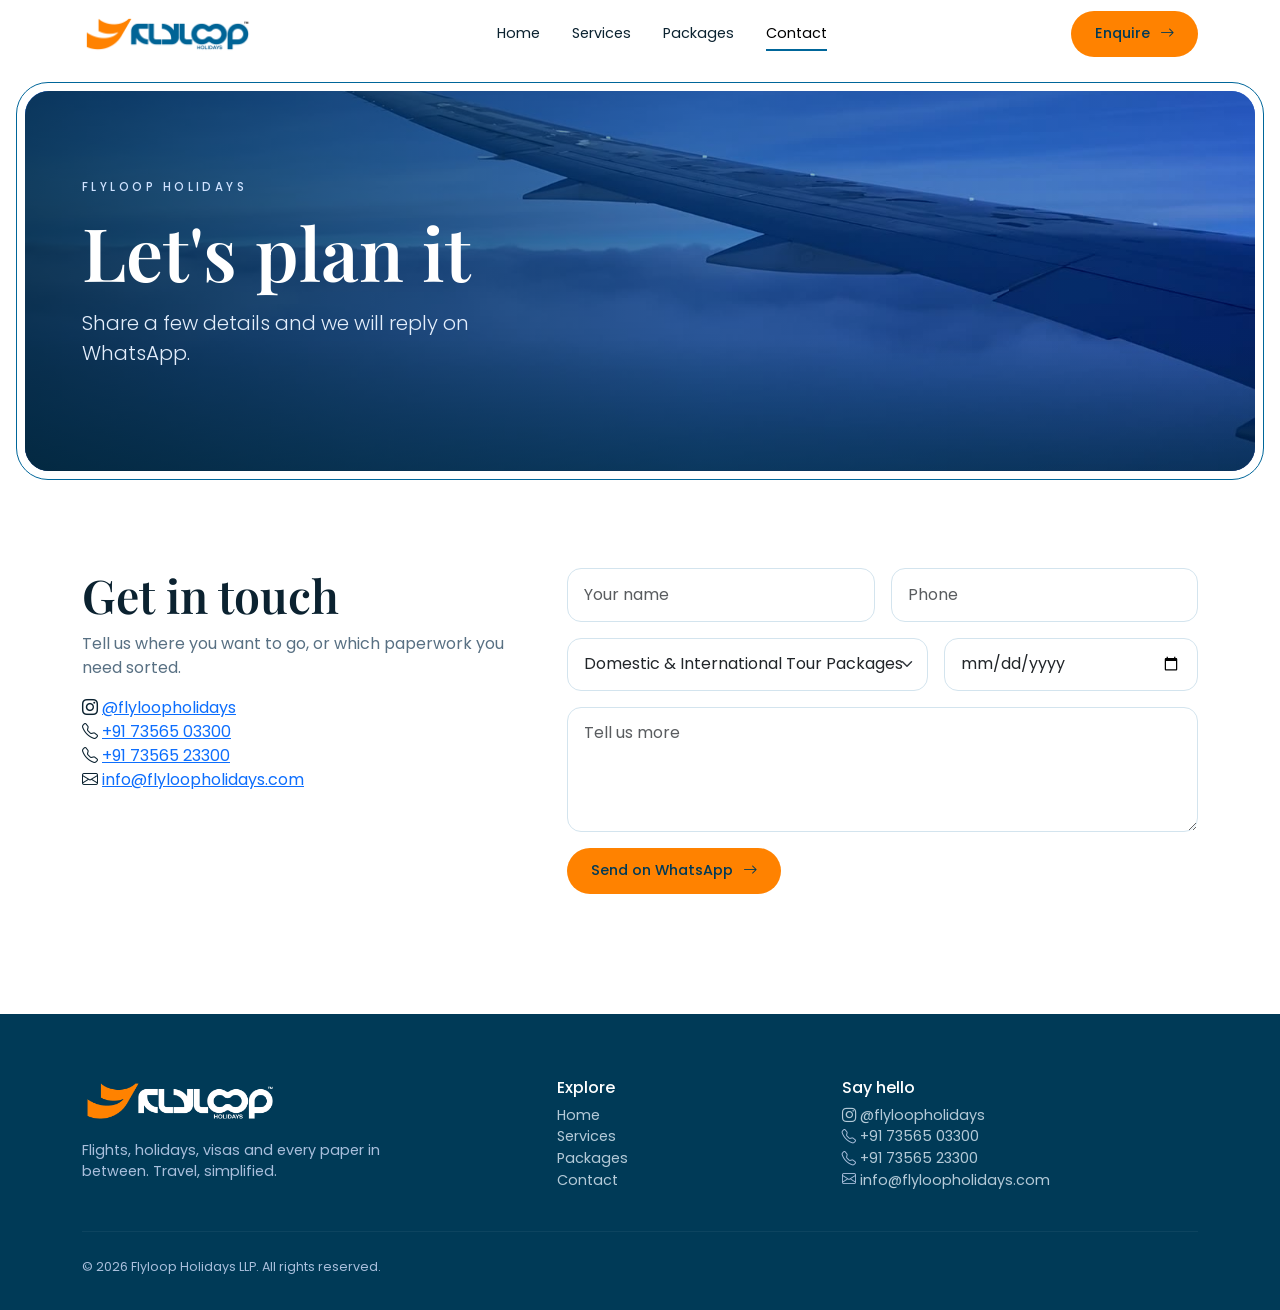
<file: contact.html>
<!DOCTYPE html>
<html lang="en">

<head>
    <meta charset="utf-8">
    <meta name="viewport" content="width=device-width,initial-scale=1">
    <title>Let's plan it | Flyloop Holidays</title>
    <meta name="description"
        content="Flyloop Holidays: tour packages, flights, visas, cruises, passport and attestation services.">
    <link rel="icon" href="images/favicon.png">
    <link href="https://cdn.jsdelivr.net/npm/bootstrap@5.3.3/dist/css/bootstrap.min.css" rel="stylesheet">
    <link href="https://cdn.jsdelivr.net/npm/bootstrap-icons@1.11.3/font/bootstrap-icons.min.css" rel="stylesheet">
    <link
        href="https://fonts.googleapis.com/css2?family=Playfair+Display:ital,wght@0,500;0,600;1,500&family=Poppins:wght@300;400;500;600&display=swap"
        rel="stylesheet">
    <link href="css/style.css" rel="stylesheet">
</head>

<body>
    <nav class="fl-nav navbar navbar-expand-lg">
        <div class="container"><a class="brand" href="index.html"><img src="images/logo.png" alt="Flyloop Holidays"></a>
            <button class="navbar-toggler" data-bs-toggle="collapse" data-bs-target="#m"><span
                    class="navbar-toggler-icon"></span></button>
            <div class="collapse navbar-collapse" id="m">
                <ul class="navbar-nav mx-auto">
                    <li class="nav-item"><a class="nav-link " href="index.html">Home</a></li>
                    <li class="nav-item"><a class="nav-link " href="services.html">Services</a></li>
                    <li class="nav-item"><a class="nav-link " href="packages.html">Packages</a></li>
                    <li class="nav-item"><a class="nav-link active" href="contact.html">Contact</a></li>
                </ul><a class="pill" href="contact.html">Enquire <i class="bi bi-arrow-right"></i></a>
            </div>
        </div>
    </nav>
    <div class="frame">
        <header class="banner sm" style="--poster:url(../images/hero-poster.jpg)"><video autoplay muted loop playsinline
                preload="auto" poster="images/hero-poster.jpg">
                <source src="video/hero.mp4" type="video/mp4">
            </video>
            <div class="shade"></div>
            <div class="container content">
                <p class="eyebrow">Flyloop Holidays</p>
                <h1>Let's plan it</h1>
                <p class="lead">Share a few details and we will reply on WhatsApp.</p>
            </div>
        </header>
    </div>
    <section>
        <div class="container">
            <div class="row g-4 g-lg-5">
                <div class="col-lg-5 rv">
                    <h2 class="sec-t">Get in touch</h2>
                    <p class="sub">Tell us where you want to go, or which paperwork you need sorted.</p>
                    <p><i class="bi bi-instagram"></i> <a href="https://www.instagram.com/flyloopholidays"
                            target="_blank">@flyloopholidays</a><br><i class="bi bi-telephone"></i> <a
                            href="tel:+917356503300">+91 73565 03300</a><br><i class="bi bi-telephone"></i> <a
                            href="tel:+917356523300">+91 73565 23300</a><br><i class="bi bi-envelope"></i> <a
                            href="mailto:info@flyloopholidays.com">info@flyloopholidays.com</a></p>
                </div>
                <div class="col-lg-7 rv">
                    <form id="enq" class="row g-3">
                        <div class="col-md-6"><input class="form-control" name="name" placeholder="Your name" required>
                        </div>
                        <div class="col-md-6"><input class="form-control" name="phone" placeholder="Phone" required>
                        </div>
                        <div class="col-md-7"><select class="form-select" name="service">
                                <option>Domestic & International Tour Packages</option>
                                <option>Flight Tickets</option>
                                <option>Global Visa</option>
                                <option>UAE Visa</option>
                                <option>Group & Customized Packages</option>
                                <option>Cruise Booking</option>
                                <option>Passport Services</option>
                                <option>Bus Booking</option>
                                <option>Emigration Clearance</option>
                                <option>Certificate Attestation</option>
                            </select></div>
                        <div class="col-md-5"><input type="date" class="form-control" name="date"></div>
                        <div class="col-12"><textarea class="form-control" name="msg" rows="4"
                                placeholder="Tell us more"></textarea></div>
                        <div class="col-12"><button class="pill" type="submit">Send on WhatsApp <i
                                    class="bi bi-arrow-right"></i></button></div>
                    </form>
                </div>
            </div>
        </div>
    </section>
    <footer>
        <div class="container">
            <div class="row g-4">
                <div class="col-lg-5"><a class="brand" href="index.html"><img src="images/logo-light.png"
                            alt="Flyloop Holidays"></a>
                    <p class="mt-3" style="max-width:22rem">Flights, holidays, visas and every paper in between. Travel,
                        simplified.</p>
                </div>
                <div class="col-12 col-md-6 col-lg-3">
                    <h6 class="text-white">Explore</h6>
                    <p><a href="index.html">Home</a><br><a href="services.html">Services</a><br><a
                            href="packages.html">Packages</a><br><a href="contact.html">Contact</a></p>
                </div>
                <div class="col-12 col-md-6 col-lg-4">
                    <h6 class="text-white">Say hello</h6>
                    <p><a href="https://www.instagram.com/flyloopholidays" target="_blank"><i
                                class="bi bi-instagram"></i> @flyloopholidays</a><br><i class="bi bi-telephone"></i> <a
                            href="tel:+917356503300">+91 73565 03300</a><br><i class="bi bi-telephone"></i> <a
                            href="tel:+917356523300">+91 73565 23300</a><br><i class="bi bi-envelope"></i> <a
                            href="mailto:info@flyloopholidays.com">info@flyloopholidays.com</a></p>
                </div>
            </div>
            <hr style="border-color:#fff3" class="my-4"><small>© 2026 Flyloop Holidays LLP. All rights reserved.</small>
        </div>
    </footer>
    <script src="https://cdn.jsdelivr.net/npm/bootstrap@5.3.3/dist/js/bootstrap.bundle.min.js"></script>
    <script src="https://cdn.jsdelivr.net/npm/jquery@3.7.1/dist/jquery.min.js"></script>
    <script src="js/main.js"></script>
    <script async src="https://www.instagram.com/embed.js"></script>
</body>

</html>
</file>
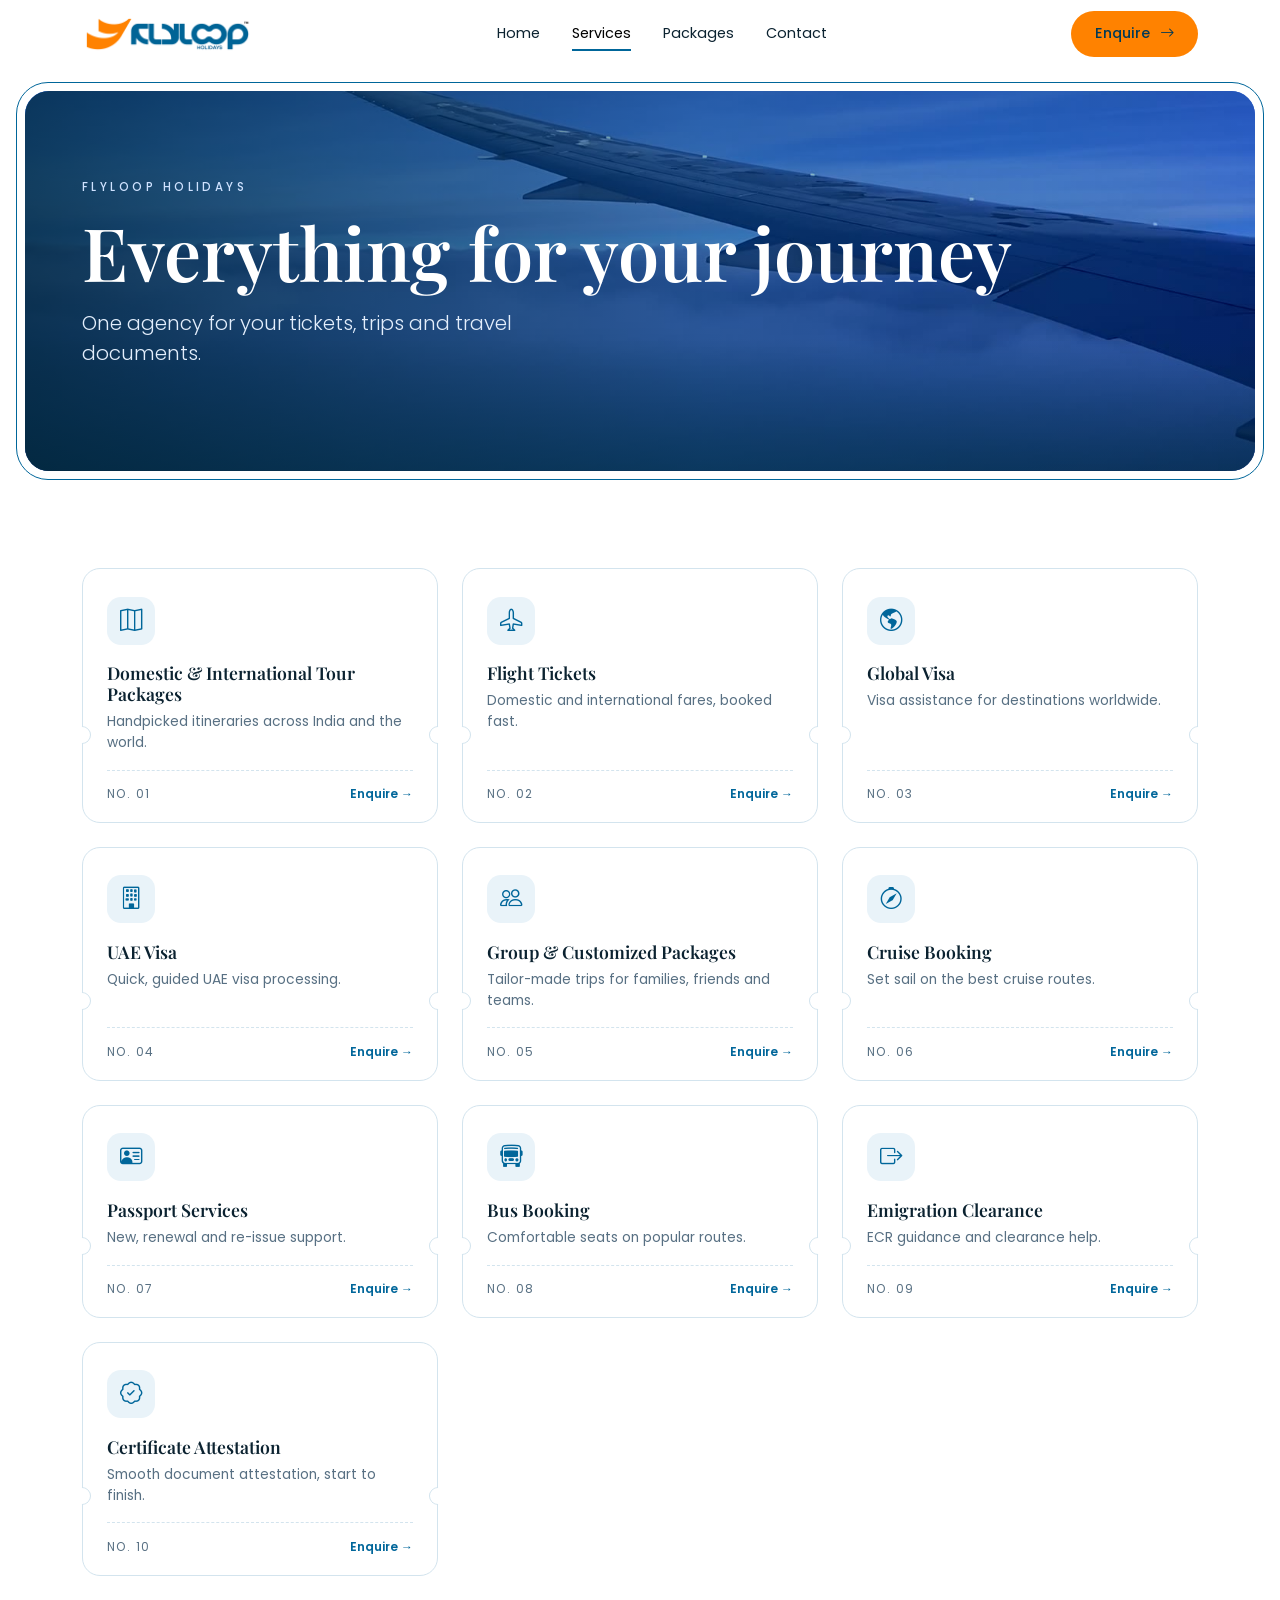
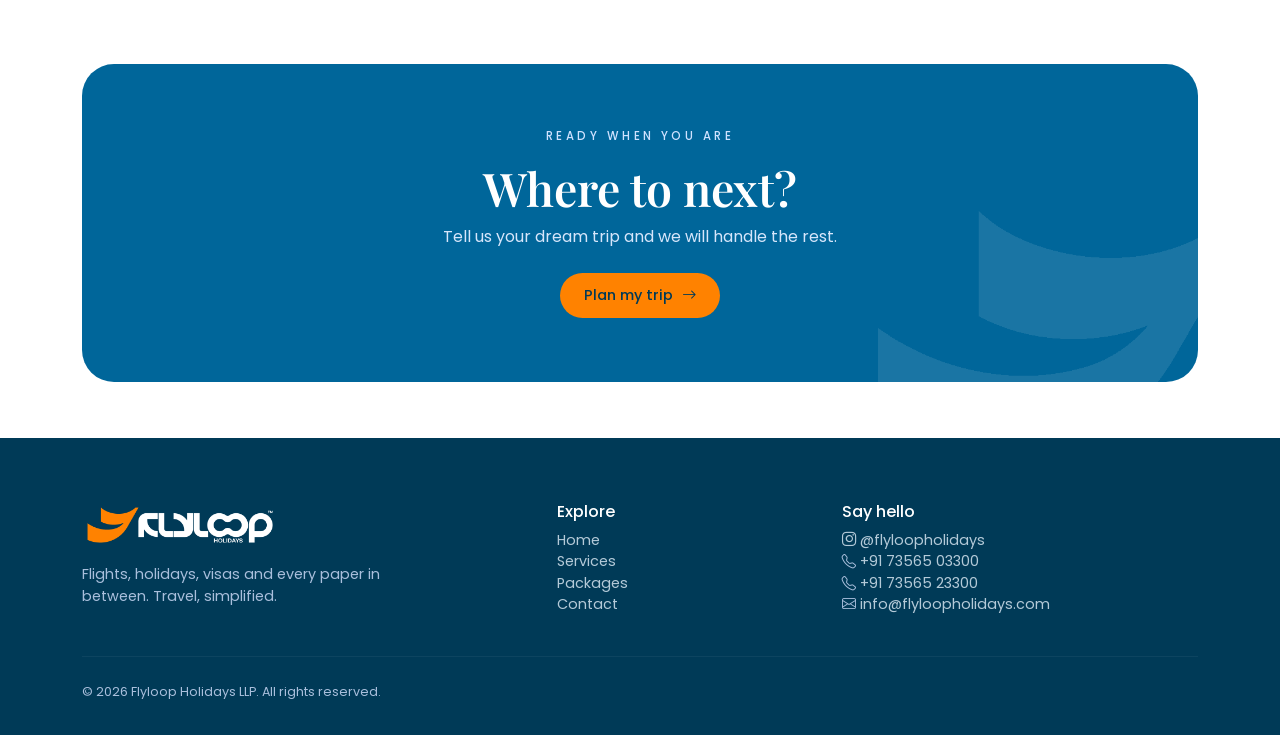
<file: services.html>
<!DOCTYPE html>
<html lang="en">

<head>
    <meta charset="utf-8">
    <meta name="viewport" content="width=device-width,initial-scale=1">
    <title>Everything for your journey | Flyloop Holidays</title>
    <meta name="description"
        content="Flyloop Holidays: tour packages, flights, visas, cruises, passport and attestation services.">
    <link rel="icon" href="images/favicon.png">
    <link href="https://cdn.jsdelivr.net/npm/bootstrap@5.3.3/dist/css/bootstrap.min.css" rel="stylesheet">
    <link href="https://cdn.jsdelivr.net/npm/bootstrap-icons@1.11.3/font/bootstrap-icons.min.css" rel="stylesheet">
    <link
        href="https://fonts.googleapis.com/css2?family=Playfair+Display:ital,wght@0,500;0,600;1,500&family=Poppins:wght@300;400;500;600&display=swap"
        rel="stylesheet">
    <link href="css/style.css" rel="stylesheet">
</head>

<body>
    <nav class="fl-nav navbar navbar-expand-lg">
        <div class="container"><a class="brand" href="index.html"><img src="images/logo.png" alt="Flyloop Holidays"></a>
            <button class="navbar-toggler" data-bs-toggle="collapse" data-bs-target="#m"><span
                    class="navbar-toggler-icon"></span></button>
            <div class="collapse navbar-collapse" id="m">
                <ul class="navbar-nav mx-auto">
                    <li class="nav-item"><a class="nav-link " href="index.html">Home</a></li>
                    <li class="nav-item"><a class="nav-link active" href="services.html">Services</a></li>
                    <li class="nav-item"><a class="nav-link " href="packages.html">Packages</a></li>
                    <li class="nav-item"><a class="nav-link " href="contact.html">Contact</a></li>
                </ul><a class="pill" href="contact.html">Enquire <i class="bi bi-arrow-right"></i></a>
            </div>
        </div>
    </nav>
    <div class="frame">
        <header class="banner sm" style="--poster:url(../images/hero-poster.jpg)"><video autoplay muted loop playsinline
                preload="auto" poster="images/hero-poster.jpg">
                <source src="video/hero.mp4" type="video/mp4">
            </video>
            <div class="shade"></div>
            <div class="container content">
                <p class="eyebrow">Flyloop Holidays</p>
                <h1>Everything for your journey</h1>
                <p class="lead">One agency for your tickets, trips and travel documents.</p>
            </div>
        </header>
    </div>
    <section>
        <div class="container">
            <div class="row g-4">
                <div class="col-md-6 col-lg-4 rv">
                    <div class="ticket">
                        <div class="ic"><i class="bi bi-map"></i></div>
                        <h5>Domestic & International Tour Packages</h5>
                        <p>Handpicked itineraries across India and the world.</p>
                        <div class="f"><span>NO. 01</span><a href="contact.html">Enquire →</a></div>
                    </div>
                </div>
                <div class="col-md-6 col-lg-4 rv">
                    <div class="ticket">
                        <div class="ic"><i class="bi bi-airplane"></i></div>
                        <h5>Flight Tickets</h5>
                        <p>Domestic and international fares, booked fast.</p>
                        <div class="f"><span>NO. 02</span><a href="contact.html">Enquire →</a></div>
                    </div>
                </div>
                <div class="col-md-6 col-lg-4 rv">
                    <div class="ticket">
                        <div class="ic"><i class="bi bi-globe-americas"></i></div>
                        <h5>Global Visa</h5>
                        <p>Visa assistance for destinations worldwide.</p>
                        <div class="f"><span>NO. 03</span><a href="contact.html">Enquire →</a></div>
                    </div>
                </div>
                <div class="col-md-6 col-lg-4 rv">
                    <div class="ticket">
                        <div class="ic"><i class="bi bi-building"></i></div>
                        <h5>UAE Visa</h5>
                        <p>Quick, guided UAE visa processing.</p>
                        <div class="f"><span>NO. 04</span><a href="contact.html">Enquire →</a></div>
                    </div>
                </div>
                <div class="col-md-6 col-lg-4 rv">
                    <div class="ticket">
                        <div class="ic"><i class="bi bi-people"></i></div>
                        <h5>Group & Customized Packages</h5>
                        <p>Tailor-made trips for families, friends and teams.</p>
                        <div class="f"><span>NO. 05</span><a href="contact.html">Enquire →</a></div>
                    </div>
                </div>
                <div class="col-md-6 col-lg-4 rv">
                    <div class="ticket">
                        <div class="ic"><i class="bi bi-compass"></i></div>
                        <h5>Cruise Booking</h5>
                        <p>Set sail on the best cruise routes.</p>
                        <div class="f"><span>NO. 06</span><a href="contact.html">Enquire →</a></div>
                    </div>
                </div>
                <div class="col-md-6 col-lg-4 rv">
                    <div class="ticket">
                        <div class="ic"><i class="bi bi-person-vcard"></i></div>
                        <h5>Passport Services</h5>
                        <p>New, renewal and re-issue support.</p>
                        <div class="f"><span>NO. 07</span><a href="contact.html">Enquire →</a></div>
                    </div>
                </div>
                <div class="col-md-6 col-lg-4 rv">
                    <div class="ticket">
                        <div class="ic"><i class="bi bi-bus-front"></i></div>
                        <h5>Bus Booking</h5>
                        <p>Comfortable seats on popular routes.</p>
                        <div class="f"><span>NO. 08</span><a href="contact.html">Enquire →</a></div>
                    </div>
                </div>
                <div class="col-md-6 col-lg-4 rv">
                    <div class="ticket">
                        <div class="ic"><i class="bi bi-box-arrow-right"></i></div>
                        <h5>Emigration Clearance</h5>
                        <p>ECR guidance and clearance help.</p>
                        <div class="f"><span>NO. 09</span><a href="contact.html">Enquire →</a></div>
                    </div>
                </div>
                <div class="col-md-6 col-lg-4 rv">
                    <div class="ticket">
                        <div class="ic"><i class="bi bi-patch-check"></i></div>
                        <h5>Certificate Attestation</h5>
                        <p>Smooth document attestation, start to finish.</p>
                        <div class="f"><span>NO. 10</span><a href="contact.html">Enquire →</a></div>
                    </div>
                </div>
            </div>
        </div>
    </section>
    <div class="container pb-4">
        <div class="cta rv"><img src="images/mark-white.png" alt="">
            <p class="eyebrow" style="color:#cfe2ff">Ready when you are</p>
            <h2 class="sec-t">Where to next?</h2>
            <p class="mb-4" style="color:#d6e6fb">Tell us your dream trip and we will handle the rest.</p><a
                class="pill" href="contact.html">Plan my trip <i class="bi bi-arrow-right"></i></a>
        </div>
    </div>
    <footer>
        <div class="container">
            <div class="row g-4">
                <div class="col-lg-5"><a class="brand" href="index.html"><img src="images/logo-light.png"
                            alt="Flyloop Holidays"></a>
                    <p class="mt-3" style="max-width:22rem">Flights, holidays, visas and every paper in between. Travel,
                        simplified.</p>
                </div>
                <div class="col-12 col-md-6 col-lg-3">
                    <h6 class="text-white">Explore</h6>
                    <p><a href="index.html">Home</a><br><a href="services.html">Services</a><br><a
                            href="packages.html">Packages</a><br><a href="contact.html">Contact</a></p>
                </div>
                <div class="col-12 col-md-6 col-lg-4">
                    <h6 class="text-white">Say hello</h6>
                    <p><a href="https://www.instagram.com/flyloopholidays" target="_blank"><i
                                class="bi bi-instagram"></i> @flyloopholidays</a><br><i class="bi bi-telephone"></i> <a
                            href="tel:+917356503300">+91 73565 03300</a><br><i class="bi bi-telephone"></i> <a
                            href="tel:+917356523300">+91 73565 23300</a><br><i class="bi bi-envelope"></i> <a
                            href="mailto:info@flyloopholidays.com">info@flyloopholidays.com</a></p>
                </div>
            </div>
            <hr style="border-color:#fff3" class="my-4"><small>© 2026 Flyloop Holidays LLP. All rights reserved.</small>
        </div>
    </footer>
    <script src="https://cdn.jsdelivr.net/npm/bootstrap@5.3.3/dist/js/bootstrap.bundle.min.js"></script>
    <script src="https://cdn.jsdelivr.net/npm/jquery@3.7.1/dist/jquery.min.js"></script>
    <script src="js/main.js"></script>
    <script async src="https://www.instagram.com/embed.js"></script>
</body>

</html>
</file>
<file: css/style.css>
:root{--blue:#00669a;--deep:#003a57;--orange:#ff8200;--sky:#e9f3f9;--line:#d3e4ee;--ink:#0b2230;--mut:#587083;--r:20px}
*{scroll-behavior:smooth}body{font-family:'Poppins',sans-serif;color:var(--ink);background:#fff;overflow-x:hidden}
h1,h2,h3,h5,.serif{font-family:'Playfair Display',serif;font-weight:600}
.fl-nav{position:sticky;top:0;z-index:50;background:#fffffff2;backdrop-filter:blur(12px);padding:.7rem 0;transition:.3s}
.fl-nav.solid{box-shadow:0 6px 24px #00284a14}
.brand{display:flex;align-items:center;gap:.6rem;text-decoration:none;color:var(--blue);font:600 1.25rem 'Playfair Display'}
.brand img{height:40px;width:auto}.brand small{display:block;font:500 .6rem 'Poppins';letter-spacing:.32em;text-transform:uppercase;color:var(--mut);margin-top:-2px}
.fl-nav .nav-link{color:var(--ink);font-size:.9rem;margin:0 .5rem;position:relative}
.fl-nav .nav-link:after{content:"";position:absolute;left:.5rem;right:.5rem;bottom:2px;height:2px;background:var(--blue);transform:scaleX(0);transition:.3s}
.fl-nav .nav-link:hover:after,.fl-nav .nav-link.active:after{transform:scaleX(1)}
.pill{display:inline-flex;align-items:center;gap:.6rem;background:var(--orange);color:var(--deep);border:0;border-radius:50px;padding:.75rem 1.5rem;font-weight:500;font-size:.9rem;text-decoration:none;transition:.3s}
.pill i{transition:.3s}.pill:hover{color:var(--deep);background:#ff9a2e;transform:translateY(-3px);box-shadow:0 12px 26px #ff820055}.pill:hover i{transform:translateX(5px)}

.pill.ghost{background:transparent;border:1px solid #fff9;color:#fff}.pill.ghost:hover{background:#fff2;box-shadow:none}
/* framed banner: white page, thin blue line, video inside */
.frame{margin:.9rem 1rem 0;border:1.5px solid var(--blue);border-radius:32px;padding:8px}
.banner{position:relative;overflow:hidden;border-radius:24px;min-height:calc(100vh - 130px);min-height:max(560px,calc(100svh - 130px));display:flex;align-items:center;color:#fff;background:var(--deep) var(--poster) center/cover}
.banner.sm{min-height:380px}
.banner video{position:absolute;inset:0;width:100%;height:100%;object-fit:cover}
.shade{position:absolute;inset:0;background:linear-gradient(90deg,#00263acc 0%,#003a5766 55%,#003a5722 100%),linear-gradient(0deg,#00263a99,transparent 35%)}
.banner .content{position:relative;z-index:2;width:100%;padding-top:3rem;padding-bottom:3rem}
.eyebrow{letter-spacing:.3em;font-size:.72rem;text-transform:uppercase;font-weight:500}.banner .eyebrow{color:#cfe2ff}
.banner h1{font-size:clamp(2.5rem,5.8vw,4.6rem);line-height:1.06;margin:.7rem 0 1.1rem}.banner h1 em{font-style:italic;color:#bcd8ff}
.banner p.lead{color:#e3eefc;max-width:30rem;font-weight:300}
.pass{background:#ffffffee;color:var(--ink);border-radius:22px;padding:1.4rem;position:relative;box-shadow:0 30px 60px #00263a66;animation:float 6s ease-in-out infinite}
@keyframes float{50%{transform:translateY(-10px)}}
.pass .top{display:flex;justify-content:space-between;align-items:center;font-size:.68rem;letter-spacing:.25em;text-transform:uppercase;color:var(--blue);font-weight:600}
.pass .top img{height:22px}
.route{display:flex;align-items:center;gap:.8rem;margin:1.2rem 0}.route b{font:600 1.5rem 'Playfair Display'}.route small{display:block;color:var(--mut);font-size:.7rem}
.route .path{flex:1;border-top:2px dashed #9db8dc;position:relative}.route .path i{position:absolute;left:50%;top:-12px;color:var(--blue);font-size:1.3rem;background:#fff;padding:0 .3rem;transform:translateX(-50%)}
.pass .row2{display:flex;justify-content:space-between;font-size:.78rem;color:var(--mut);border-top:1px dashed var(--line);padding-top:.9rem}.pass .row2 b{display:block;color:var(--ink);font-weight:500}
.bar{height:34px;margin:1rem 0;background:repeating-linear-gradient(90deg,var(--ink) 0 2px,transparent 2px 5px,var(--ink) 5px 6px,transparent 6px 10px)}
.strip{display:flex;overflow:hidden;white-space:nowrap;padding:1.2rem 0;color:var(--blue);font-weight:500;font-size:.9rem}
.strip div{display:flex;gap:3rem;animation:slide 32s linear infinite;padding-right:3rem;flex:none}.strip i{margin-right:.55rem;color:var(--orange)}
@keyframes slide{to{transform:translateX(-100%)}}
section{padding:5.5rem 0}.sec-t{font-size:clamp(2rem,4vw,2.9rem)}.sub{color:var(--mut);max-width:34rem}.eyebrow.b{color:var(--blue)}
.ph{background-color:#0d4b7a;background-image:var(--img,none),var(--g,linear-gradient(135deg,#2b78c9,#003a57));background-position:var(--pos,50% 50%);background-size:cover;background-repeat:no-repeat;position:relative}
.dest{height:420px;border-radius:var(--r);overflow:hidden;color:#fff;display:flex;align-items:flex-end;padding:1.5rem;transition:.5s}
.dest:before{content:"";position:absolute;inset:0;background:linear-gradient(180deg,transparent 35%,#00263add)}
.dest:hover{transform:translateY(-10px);box-shadow:0 24px 50px #00284a40}.dest>div{position:relative}.dest h3{margin:0}.dest small{opacity:.85}
.ticket{background:#fff;border:1px solid var(--line);border-radius:18px;padding:1.7rem 1.5rem 1.2rem;height:100%;position:relative;transition:.4s;display:flex;flex-direction:column}
.ticket:before,.ticket:after{content:"";position:absolute;top:62%;width:18px;height:18px;border-radius:50%;background:#fff;border:1px solid var(--line)}
.ticket:before{left:-10px;border-left-color:transparent;border-top-color:transparent;transform:rotate(-45deg)}
.ticket:after{right:-10px;border-right-color:transparent;border-bottom-color:transparent;transform:rotate(-45deg)}
.ticket:hover{transform:translateY(-8px);border-color:var(--blue);box-shadow:0 22px 44px #00669a20}
.ticket .ic{width:48px;height:48px;border-radius:14px;background:var(--sky);color:var(--blue);display:grid;place-items:center;font-size:1.4rem;margin-bottom:1.1rem;transition:.4s}
.ticket:hover .ic{background:var(--blue);color:#fff;transform:rotate(-8deg)}
.ticket h5{font-size:1.1rem}.ticket p{font-size:.86rem;color:var(--mut);flex:1}
.ticket .f{border-top:1px dashed var(--line);padding-top:.9rem;display:flex;justify-content:space-between;font-size:.75rem;color:var(--mut);letter-spacing:.12em}.ticket .f a{color:var(--blue);text-decoration:none;font-weight:600;letter-spacing:0}
.steps{background:var(--sky);border-radius:32px;padding:4rem 1rem;position:relative}
.srow{position:relative}.steps svg{position:absolute;left:16%;top:6px;width:68%;height:64px;overflow:visible;z-index:0}
.steps path{fill:none;stroke:var(--blue);stroke-width:2;stroke-dasharray:6 8;opacity:.6}
.step .n{width:64px;height:64px;border-radius:50%;background:#fff;border:1.5px solid var(--blue);color:var(--blue);display:grid;place-items:center;font:600 1.3rem 'Playfair Display';margin:0 auto 1rem;position:relative;z-index:1}
.pk{background:#fff;border:1px solid var(--line);border-radius:var(--r);overflow:hidden;transition:.4s;height:100%}.pk:hover{transform:translateY(-8px);box-shadow:0 22px 44px #00669a26}
.pk .ph{height:210px}.pk .tag{position:absolute;top:1rem;left:1rem;background:#fff;color:var(--blue);border-radius:30px;font-size:.7rem;font-weight:600;padding:.25rem .8rem}
.pk .b{padding:1.3rem}.pk h5{margin:0}.pk small{color:var(--mut)}
.filters .f{background:#fff;border:1px solid var(--line);border-radius:30px;padding:.5rem 1.3rem;margin:0 .25rem .5rem;font-size:.88rem;transition:.3s}.filters .f.on,.filters .f:hover{background:var(--blue);color:#fff;border-color:var(--blue)}
.cta{background:var(--blue);color:#fff;border-radius:32px;padding:4rem 2rem;text-align:center;position:relative;overflow:hidden}
.cta img{position:absolute;right:-60px;bottom:-90px;width:380px;opacity:.1}
.form-control,.form-select{border-radius:14px;padding:.85rem 1rem;border:1px solid var(--line)}.form-control:focus,.form-select:focus{box-shadow:0 0 0 .2rem #00669a26;border-color:var(--blue)}
footer{background:var(--deep);color:#a9bfdc;padding:4rem 0 2rem;font-size:.9rem;margin-top:2rem}footer a{color:#a9bfdc;text-decoration:none}footer a:hover{color:#fff}footer .brand{color:#fff}
.rv{opacity:0;transform:translateY(34px);transition:1s cubic-bezier(.2,.7,.2,1)}.rv.in{opacity:1;transform:none}
@media(max-width:991px){.frame{margin:.6rem;border-radius:24px;padding:6px}.banner{border-radius:18px}.pass{margin-top:2rem}.steps svg{display:none}}
@media(prefers-reduced-motion:reduce){*{animation:none!important}.rv{opacity:1;transform:none}}
.btn-row{display:flex;flex-wrap:wrap;gap:.7rem}
.reel-wrap{max-width:430px;margin:0 auto;padding:10px;border:1.5px solid var(--blue);border-radius:30px;background:#fff;position:relative}
.reel-slide{display:flex;justify-content:center;align-items:center;min-height:520px;border-radius:22px;overflow:hidden;background:var(--sky)}
.follow{text-align:center;padding:2rem}.follow img{height:46px;margin-bottom:1.2rem}.follow p{color:var(--mut)}
.reel-wrap .carousel-control-prev,.reel-wrap .carousel-control-next{width:44px;height:44px;top:50%;bottom:auto;transform:translateY(-50%);background:var(--blue);color:#fff;border-radius:50%;opacity:1;margin:0 -16px;transition:.3s}
.reel-wrap .carousel-control-prev:hover,.reel-wrap .carousel-control-next:hover{background:var(--deep)}

@media(max-width:991px){
 .banner{min-height:max(460px,72svh);align-items:flex-end}.banner.sm{min-height:300px}
 .banner .content{padding:5rem 0 2rem}.banner h1{font-size:2.3rem;margin:.5rem 0 .8rem}.banner h1 br{display:none}
 .banner p.lead{font-size:.92rem;margin-bottom:1.2rem!important}.banner .eyebrow{font-size:.62rem;letter-spacing:.2em}
 .btn-row .pill{padding:.65rem 1.2rem;font-size:.85rem}.shade{background:linear-gradient(0deg,#00263ae6 0%,#003a5788 55%,#003a5744 100%)}
 section{padding:3.5rem 0}.dest{height:300px}.cta{padding:3rem 1.2rem}.reel-wrap{max-width:100%}.reel-wrap .carousel-control-prev{margin-left:-6px}.reel-wrap .carousel-control-next{margin-right:-6px}
}
@media(max-width:400px){.btn-row .pill{width:100%;justify-content:center}}

@media(max-width:991px){
 .frame{margin:.5rem;padding:5px;border-radius:22px}.banner{border-radius:17px;min-height:max(440px,74svh);align-items:flex-end}
 .banner .content{padding:4rem 1.25rem 1.4rem}.banner .row{--bs-gutter-y:0}
 .banner h1{font-size:clamp(1.9rem,8.4vw,2.5rem);line-height:1.1;margin:.4rem 0 .6rem}
 .banner p.lead{font-size:.9rem;line-height:1.55;margin-bottom:1rem!important;display:-webkit-box;-webkit-line-clamp:3;-webkit-box-orient:vertical;overflow:hidden}
 .banner .eyebrow{font-size:.6rem;letter-spacing:.18em;white-space:nowrap}
 .banner .btn-row{width:100%}.banner .btn-row .pill{flex:1;justify-content:center;white-space:nowrap}
 .banner.sm{min-height:250px}.banner.sm .content{padding:3.5rem 1.25rem 1.4rem}.banner.sm h1{font-size:1.9rem}
 .dest{height:340px}.pk .ph{height:190px}
}
html{overflow-x:clip}footer{overflow-wrap:anywhere}

.tagline{display:flex;align-items:center;gap:.8rem;font:italic 500 clamp(1.05rem,2.2vw,1.5rem) 'Playfair Display',serif;color:var(--orange);margin:-.2rem 0 1rem}
.tagline:before{content:"";width:34px;height:2px;background:var(--orange);flex:none}
.dgrid{display:grid;grid-template-columns:repeat(6,1fr);gap:1.5rem}.dgrid>*{grid-column:span 2}.dgrid>*:nth-child(n+4){grid-column:span 3}
.dgrid .dest{height:400px}
.founders{background:var(--sky);padding:5rem 0;margin-top:1rem}
.avatar{width:min(200px,100%);aspect-ratio:1;margin:0 auto 1.1rem;padding:6px;border:1.5px solid var(--blue);border-radius:50%;background:#fff;transition:.4s}
.avatar img{width:100%;height:100%;object-fit:cover;border-radius:50%;display:block}
.founder:hover .avatar{border-color:var(--orange);transform:translateY(-6px);box-shadow:0 18px 36px #00669a26}
.founder h5{margin:0;font-size:1.15rem}.founder p{color:var(--blue);font-size:.82rem;font-weight:500;letter-spacing:.06em;margin:.2rem 0 0}
footer .brand img{height:46px}footer a{color:#b4cad8}
@media(max-width:991px){.dgrid{grid-template-columns:repeat(2,1fr)}.dgrid>*,.dgrid>*:nth-child(n+4){grid-column:auto}.dgrid>*:last-child{grid-column:1/-1}.dgrid .dest{height:300px}.brand img{height:34px}.founders{padding:3.5rem 0}}
@media(max-width:575px){.dgrid{grid-template-columns:1fr}.dgrid .dest{height:250px}.banner:not(.sm) p.lead{display:none}.tagline{margin-bottom:1.1rem}.avatar{width:min(150px,100%)}}
.step{position:relative;z-index:1}
</file>
